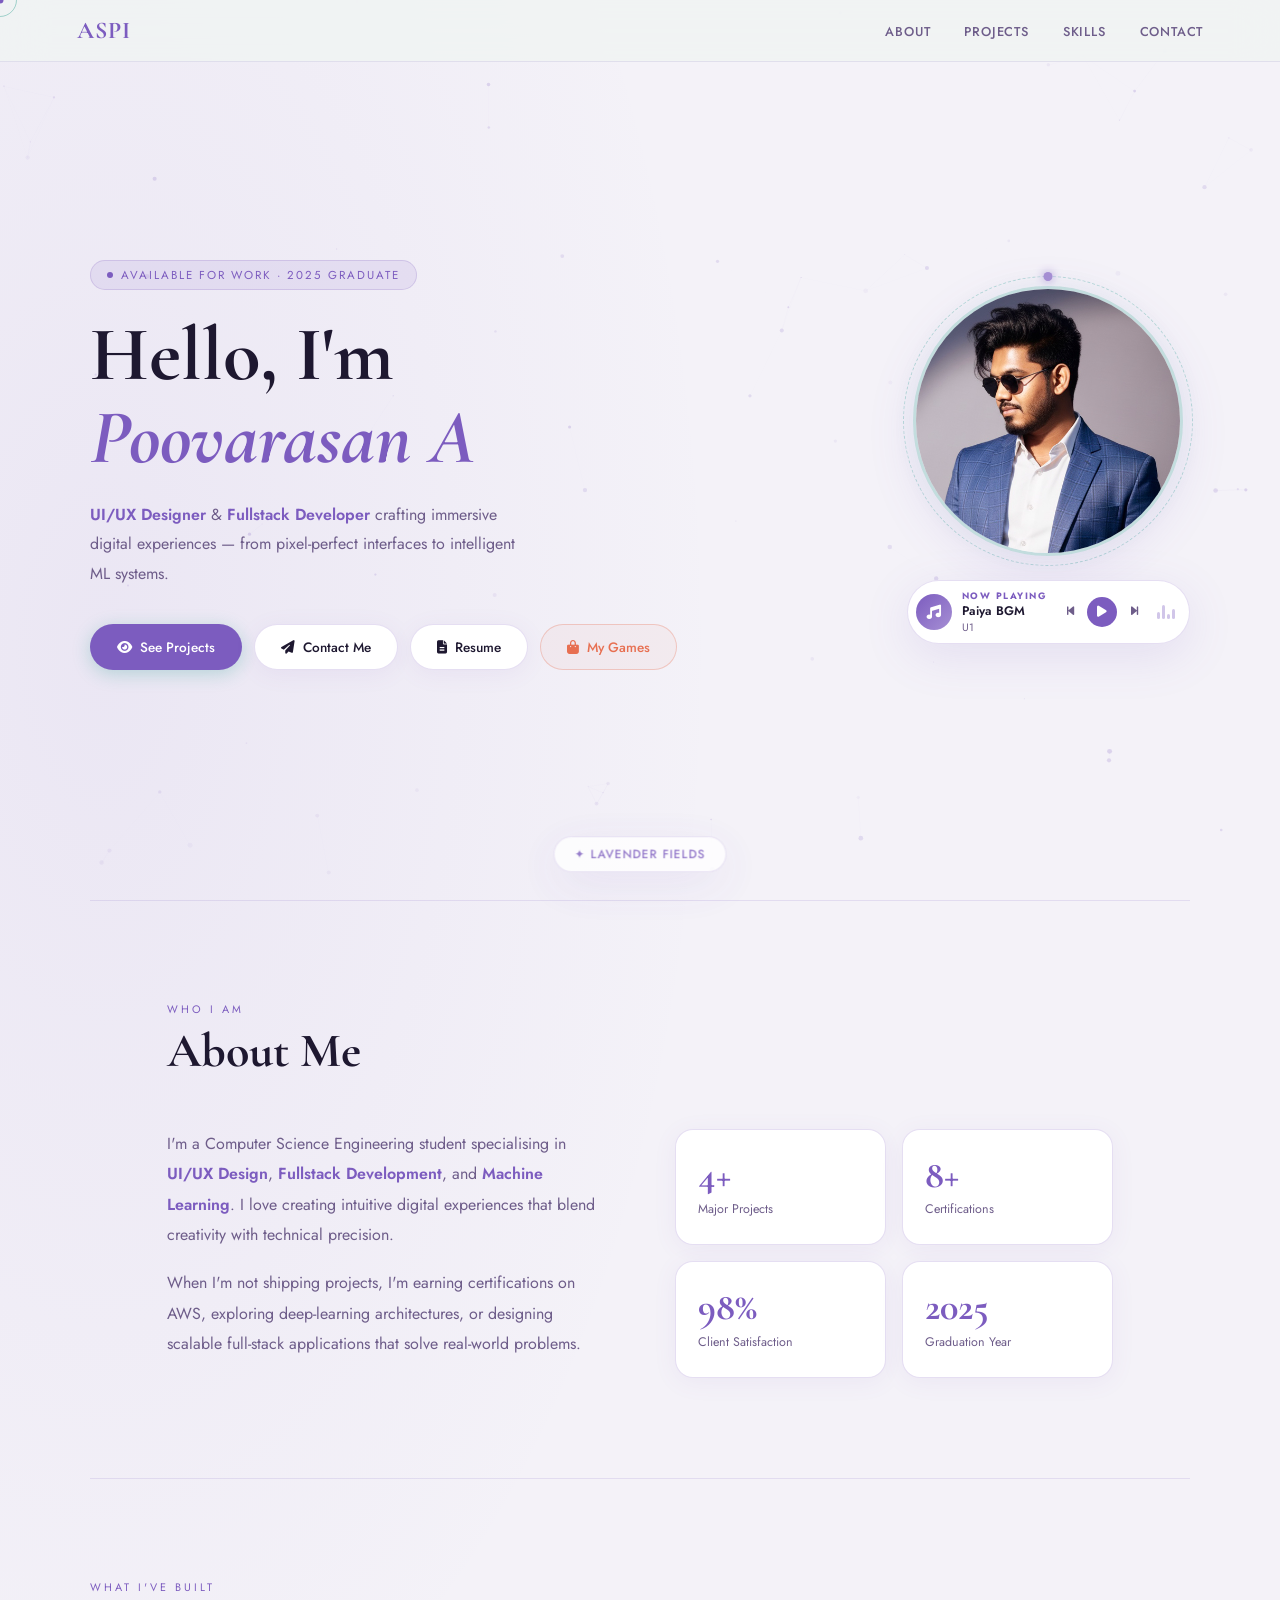
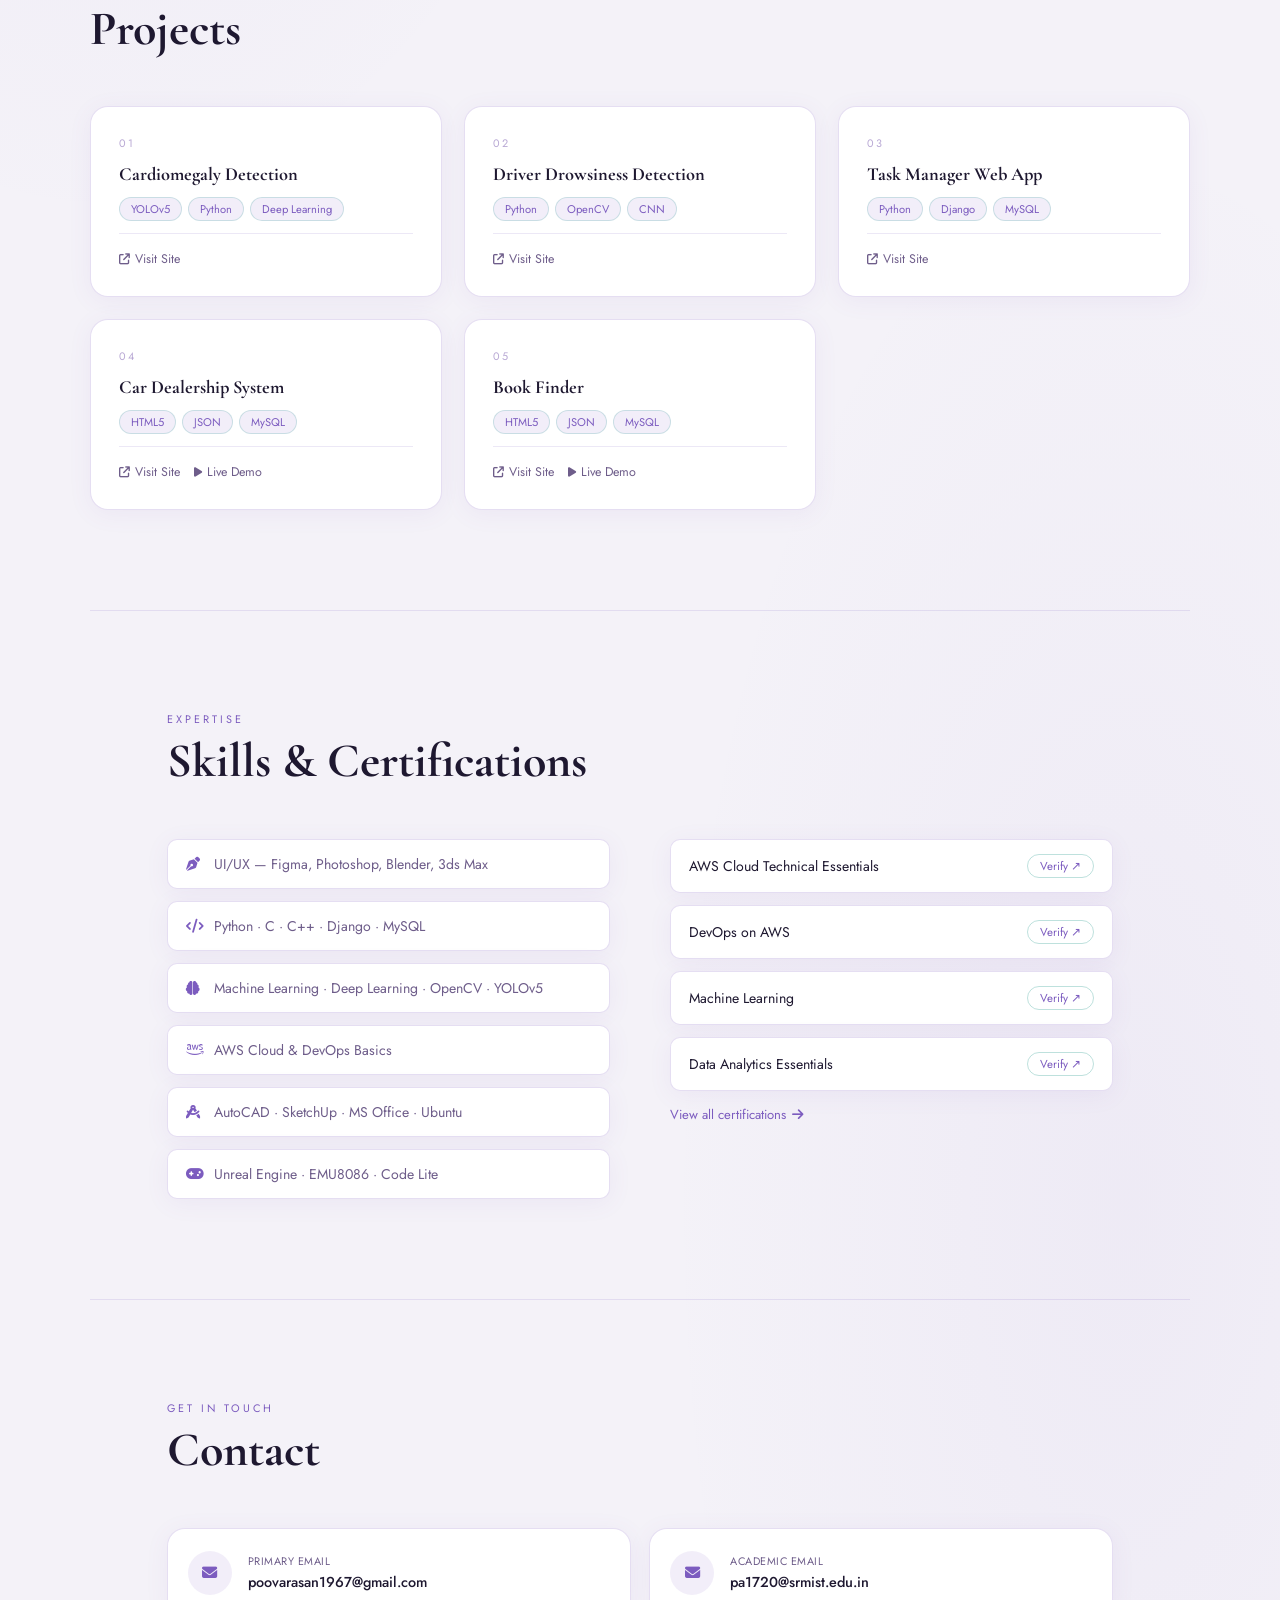
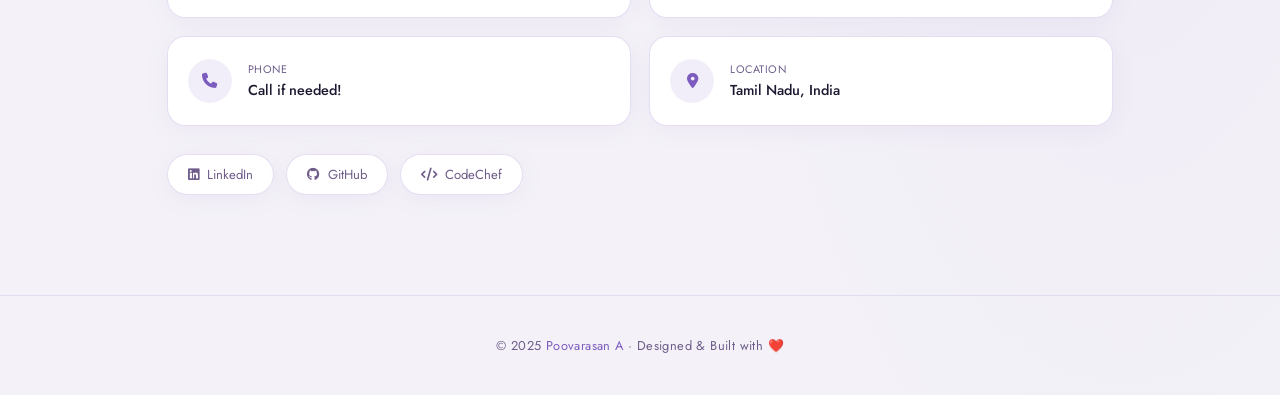
<file: index.html>
<!DOCTYPE html>
<html lang="en">
<head>
  <meta charset="UTF-8">
  <meta name="viewport" content="width=device-width, initial-scale=1.0">
  <title>Poovarasan A — Portfolio</title>
  <link rel="stylesheet" href="style.css">
  <!-- ✏️ FONTS — swap the Google Fonts URL to change typography -->
  <link rel="preconnect" href="https://fonts.googleapis.com">
  <link rel="preconnect" href="https://fonts.gstatic.com" crossorigin>
  <link href="https://fonts.googleapis.com/css2?family=Cormorant+Garamond:ital,wght@0,400;0,600;0,700;1,400;1,700&family=Jost:wght@300;400;500;600&display=swap" rel="stylesheet">
  <link rel="stylesheet" href="https://cdnjs.cloudflare.com/ajax/libs/font-awesome/6.5.0/css/all.min.css">
</head>
<body>

<!-- ════════ CURSOR ════════ -->
<div id="cursor-dot"></div>
<div id="cursor-ring"></div>

<!-- ════════ CANVAS BACKGROUND ════════ -->
<canvas id="bg-canvas"></canvas>

<div class="wrapper">

  <!-- ════════════════════════════════════
       NAV
       ✏️ Edit logo text and nav links here
  ════════════════════════════════════ -->
  <nav>
    <div class="nav-logo">ASPI</div>
    <ul class="nav-links">
      <li><a href="#about">About</a></li>
      <li><a href="#projects">Projects</a></li>
      <li><a href="#skills">Skills</a></li>
      <li><a href="#contact">Contact</a></li>
    </ul>
    <button class="hamburger" id="hamburger" aria-label="Menu">
      <span></span><span></span><span></span>
    </button>
  </nav>

  <!-- Mobile nav -->
  <div class="mobile-nav" id="mobile-nav">
    <a href="#about" class="nav-close-trigger">About</a>
    <a href="#projects" class="nav-close-trigger">Projects</a>
    <a href="#skills" class="nav-close-trigger">Skills</a>
    <a href="#contact" class="nav-close-trigger">Contact</a>
  </div>


  <!-- ════════════════════════════════════
       HERO
       ✏️ Edit name, subtitle, and buttons
  ════════════════════════════════════ -->
  <section class="hero" id="home">
    <div class="hero-inner">

      <!-- LEFT: Text -->
      <div class="hero-text">
        <!-- ✏️ Status tag text -->
        <div class="hero-tag">Available for Work · 2025 Graduate</div>

        <!-- ✏️ Your name -->
        <h2>Hello, I'm<br><em>Poovarasan A</em></h2>

        <!-- ✏️ Your short bio tagline -->
        <p class="hero-subtitle">
          <strong>UI/UX Designer</strong> &amp; <strong>Fullstack Developer</strong>
          crafting immersive digital experiences — from pixel-perfect interfaces to intelligent ML systems.
        </p>

        <!-- ✏️ Add/remove/edit buttons here -->
        <div class="hero-buttons">
          <a href="#projects" class="btn btn-primary">
            <i class="fa-solid fa-eye"></i> See Projects
          </a>
          <a href="#contact" class="btn btn-outline">
            <i class="fa-solid fa-paper-plane"></i> Contact Me
          </a>
          <a href="https://drive.google.com/file/d/1b_ZYGd5397AOEA_wgp77etfYa0byeIHC/view?usp=sharing"
             target="_blank" class="btn btn-outline">
            <i class="fa-solid fa-file-lines"></i> Resume
          </a>
          <a href="games.html"
             target="_blank" class="btn btn-coral">
            <i class="fa-solid fa-bag-shopping"></i> My Games
          </a>
        </div>
      </div>

      <!-- RIGHT: Photo + Music Player Notch -->
      <div class="hero-photo-col">
        <div class="hero-photo-wrap">
          <div class="photo-glow"></div>
          <div class="photo-ring"></div>
          <!-- ✏️ Replace placeholder.png with your actual photo filename -->
          <img src="placeholder.png" alt="Poovarasan A">
        </div>

        <!-- ════════ MUSIC PLAYER NOTCH ════════
             Sits centered below the photo.
             Controls are driven by player.js
             Edit the playlist in player.js
        ════════ -->
        <div class="music-notch" id="music-notch">
          <!-- Album art disc (spins when playing) -->
          <div class="notch-art" id="notch-art">
            <i class="fa-solid fa-music"></i>
          </div>

          <!-- Track info -->
          <div class="notch-info">
            <div class="notch-label">Now Playing</div>
            <div class="notch-track" id="notch-track">Loading…</div>
            <div class="notch-artist" id="notch-artist">—</div>
          </div>

          <!-- Controls -->
          <div class="notch-controls">
            <button class="notch-btn" id="btn-prev" title="Previous">
              <i class="fa-solid fa-backward-step"></i>
            </button>
            <button class="notch-btn play-btn" id="btn-play" title="Play / Pause">
              <i class="fa-solid fa-play" id="play-icon"></i>
            </button>
            <button class="notch-btn" id="btn-next" title="Next">
              <i class="fa-solid fa-forward-step"></i>
            </button>
          </div>

          <!-- EQ animation bars -->
          <div class="eq-bars paused" id="eq-bars">
            <div class="eq-bar"></div>
            <div class="eq-bar"></div>
            <div class="eq-bar"></div>
            <div class="eq-bar"></div>
          </div>
        </div><!-- end .music-notch -->

      </div><!-- end .hero-photo-col -->
    </div>
  </section><!-- end .hero -->

  <div class="divider"></div>

  <!-- ════════════════════════════════════
       ABOUT
       ✏️ Edit bio text and stats
  ════════════════════════════════════ -->
  <section id="about" class="section reveal">
    <div class="section-label">Who I Am</div>
    <h2 class="section-title">About Me</h2>
    <div class="about-grid">

      <!-- ✏️ Your bio paragraphs -->
      <div class="about-desc">
        <p>
          I'm a Computer Science Engineering student specialising in
          <strong>UI/UX Design</strong>, <strong>Fullstack Development</strong>,
          and <strong>Machine Learning</strong>. I love creating intuitive digital
          experiences that blend creativity with technical precision.
        </p>
        <p>
          When I'm not shipping projects, I'm earning certifications on AWS,
          exploring deep-learning architectures, or designing scalable full-stack
          applications that solve real-world problems.
        </p>
      </div>

      <!-- ✏️ Change the numbers and labels below -->
      <div class="stats-grid">
        <div class="stat-card">
          <div class="stat-number">4+</div>
          <div class="stat-label">Major Projects</div>
        </div>
        <div class="stat-card">
          <div class="stat-number">8+</div>
          <div class="stat-label">Certifications</div>
        </div>
        <div class="stat-card">
          <div class="stat-number">98%</div>
          <div class="stat-label">Client Satisfaction</div>
        </div>
        <div class="stat-card">
          <div class="stat-number">2025</div>
          <div class="stat-label">Graduation Year</div>
        </div>
      </div>

    </div>
  </section>

  <div class="divider"></div>

  <!-- ════════════════════════════════════
       PROJECTS
       ✏️ Duplicate a .project-card block
          to add a new project.
  ════════════════════════════════════ -->
  <section id="projects" class="section-wide reveal">
    <div class="inner">
      <div class="section-label">What I've Built</div>
      <h2 class="section-title">Projects</h2>
      <div class="projects-grid">

        <!-- PROJECT 1 -->
        <div class="project-card">
          <div class="project-num">01</div>
          <div class="project-title">Cardiomegaly Detection</div>
          <div class="project-tech">
            <span class="tag">YOLOv5</span>
            <span class="tag">Python</span>
            <span class="tag">Deep Learning</span>
          </div>
          <div class="project-links">
            <a href="mainkk.html" class="link-btn">
              <i class="fa-solid fa-arrow-up-right-from-square"></i> Visit Site
            </a>
          </div>
        </div>

        <!-- PROJECT 2 -->
        <div class="project-card">
          <div class="project-num">02</div>
          <div class="project-title">Driver Drowsiness Detection</div>
          <div class="project-tech">
            <span class="tag">Python</span>
            <span class="tag">OpenCV</span>
            <span class="tag">CNN</span>
          </div>
          <div class="project-links">
            <a href="mainkk.html" class="link-btn">
              <i class="fa-solid fa-arrow-up-right-from-square"></i> Visit Site
            </a>
          </div>
        </div>

        <!-- PROJECT 3 -->
        <div class="project-card">
          <div class="project-num">03</div>
          <div class="project-title">Task Manager Web App</div>
          <div class="project-tech">
            <span class="tag">Python</span>
            <span class="tag">Django</span>
            <span class="tag">MySQL</span>
          </div>
          <div class="project-links">
            <a href="mainkk.html" class="link-btn">
              <i class="fa-solid fa-arrow-up-right-from-square"></i> Visit Site
            </a>
          </div>
        </div>

        <!-- PROJECT 4 -->
        <div class="project-card">
          <div class="project-num">04</div>
          <div class="project-title">Car Dealership System</div>
          <div class="project-tech">
            <span class="tag">HTML5</span>
            <span class="tag">JSON</span>
            <span class="tag">MySQL</span>
          </div>
          <div class="project-links">
            <a href="mainkk.html" class="link-btn">
              <i class="fa-solid fa-arrow-up-right-from-square"></i> Visit Site
            </a>
            <a href="https://cardealership-website.netlify.app" target="_blank" class="link-btn">
              <i class="fa-solid fa-play"></i> Live Demo
            </a>
          </div>
        </div>

        <!-- PROJECT 5 -->
        <div class="project-card">
          <div class="project-num">05</div>
          <div class="project-title">Book Finder</div>
          <div class="project-tech">
            <span class="tag">HTML5</span>
            <span class="tag">JSON</span>
            <span class="tag">MySQL</span>
          </div>
          <div class="project-links">
            <a href="mainkk.html" class="link-btn">
              <i class="fa-solid fa-arrow-up-right-from-square"></i> Visit Site
            </a>
            <a href="https://book-finder-poo.netlify.app" target="_blank" class="link-btn">
              <i class="fa-solid fa-play"></i> Live Demo
            </a>
          </div>
        </div>

      </div><!-- end .projects-grid -->
    </div>
  </section>

  <div class="divider"></div>

  <!-- ════════════════════════════════════
       SKILLS & CERTIFICATIONS
       ✏️ Edit skill items and cert rows
  ════════════════════════════════════ -->
  <section id="skills" class="section reveal">
    <div class="section-label">Expertise</div>
    <h2 class="section-title">Skills &amp; Certifications</h2>
    <div class="two-col">

      <!-- Skills list — ✏️ edit or add <li class="skill-item"> rows -->
      <ul class="skill-list">
        <li class="skill-item"><i class="fa-solid fa-pen-nib"></i> UI/UX — Figma, Photoshop, Blender, 3ds Max</li>
        <li class="skill-item"><i class="fa-solid fa-code"></i> Python · C · C++ · Django · MySQL</li>
        <li class="skill-item"><i class="fa-solid fa-brain"></i> Machine Learning · Deep Learning · OpenCV · YOLOv5</li>
        <li class="skill-item"><i class="fa-brands fa-aws"></i> AWS Cloud &amp; DevOps Basics</li>
        <li class="skill-item"><i class="fa-solid fa-drafting-compass"></i> AutoCAD · SketchUp · MS Office · Ubuntu</li>
        <li class="skill-item"><i class="fa-solid fa-gamepad"></i> Unreal Engine · EMU8086 · Code Lite</li>
      </ul>

      <!-- Certs — ✏️ edit or add <li class="cert-item"> rows -->
      <div>
        <ul class="cert-list">
          <li class="cert-item">
            <span class="cert-name">AWS Cloud Technical Essentials</span>
            <a href="https://coursera.org/verify/LZ3JGMPPCA27" target="_blank" class="cert-verify">Verify ↗</a>
          </li>
          <li class="cert-item">
            <span class="cert-name">DevOps on AWS</span>
            <a href="https://coursera.org/share/f6164cb7ff39686835779f38a78fcce1" target="_blank" class="cert-verify">Verify ↗</a>
          </li>
          <li class="cert-item">
            <span class="cert-name">Machine Learning</span>
            <a href="https://coursera.org/share/5c6785c06e589ce1c5b36b9f63b23095" target="_blank" class="cert-verify">Verify ↗</a>
          </li>
          <li class="cert-item">
            <span class="cert-name">Data Analytics Essentials</span>
            <a href="https://www.credly.com/badges/62de3a8a-c058-4ba1-8394-103b81471932" target="_blank" class="cert-verify">Verify ↗</a>
          </li>
        </ul>
        <a href="https://www.coursera.org/user/1fcb831958a7c45539bd9a6c69afa0b9"
           target="_blank" class="more-link">
          View all certifications <i class="fa-solid fa-arrow-right"></i>
        </a>
      </div>

    </div>
  </section>

  <div class="divider"></div>

  <!-- ════════════════════════════════════
       CONTACT
       ✏️ Edit email, phone, social links
  ════════════════════════════════════ -->
  <section id="contact" class="section reveal">
    <div class="section-label">Get In Touch</div>
    <h2 class="section-title">Contact</h2>

    <div class="contact-grid">
      <a href="mailto:poovarasan1967@gmail.com" class="contact-card">
        <div class="contact-icon"><i class="fa-solid fa-envelope"></i></div>
        <div>
          <div class="contact-label">Primary Email</div>
          <div class="contact-value">poovarasan1967@gmail.com</div>
        </div>
      </a>
      <a href="mailto:pa1720@srmist.edu.in" class="contact-card">
        <div class="contact-icon"><i class="fa-solid fa-envelope"></i></div>
        <div>
          <div class="contact-label">Academic Email</div>
          <div class="contact-value">pa1720@srmist.edu.in</div>
        </div>
      </a>
      <a href="tel:+917339392143" class="contact-card">
        <div class="contact-icon"><i class="fa-solid fa-phone"></i></div>
        <div>
          <div class="contact-label">Phone</div>
          <div class="contact-value">Call if needed!</div>
        </div>
      </a>
      <div class="contact-card">
        <div class="contact-icon"><i class="fa-solid fa-location-dot"></i></div>
        <div>
          <!-- ✏️ Change location -->
          <div class="contact-label">Location</div>
          <div class="contact-value">Tamil Nadu, India</div>
        </div>
      </div>
    </div>

    <!-- ✏️ Add/remove social links -->
    <div class="social-row">
      <a href="https://www.linkedin.com/in/poovarasan-arulganesh" target="_blank" class="social-btn">
        <i class="fa-brands fa-linkedin"></i> LinkedIn
      </a>
      <a href="https://github.com/pa1720" target="_blank" class="social-btn">
        <i class="fa-brands fa-github"></i> GitHub
      </a>
      <a href="https://www.codechef.com/users/srmsci_68" target="_blank" class="social-btn">
        <i class="fa-solid fa-code"></i> CodeChef
      </a>
    </div>
  </section>

  <!-- ════════════════ FOOTER ════════════════ -->
  <footer>
    <p>© 2025 <span>Poovarasan A</span> · Designed &amp; Built with ❤️</p>
  </footer>

</div><!-- end .wrapper -->

<!-- ════════ SCRIPTS ════════ -->
<script src="player.js"></script>
<script src="main.js"></script>

</body>
</html>
</file>
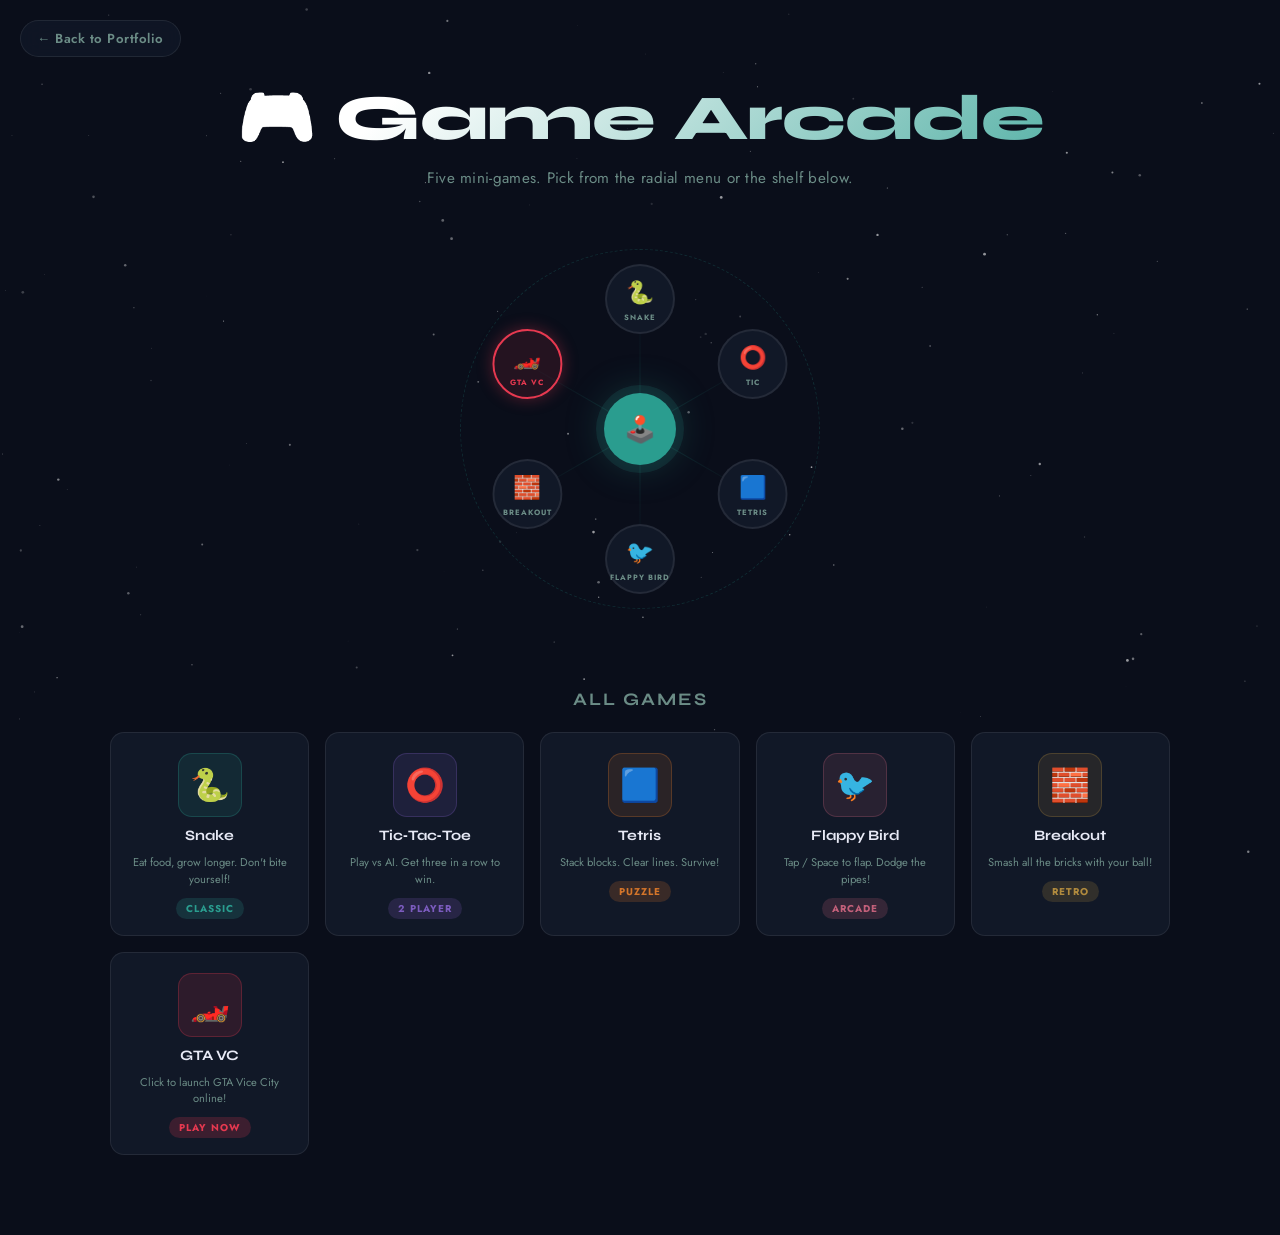
<file: games.html>
<!DOCTYPE html>
<html lang="en">
<head>
<meta charset="UTF-8">
<meta name="viewport" content="width=device-width, initial-scale=1.0, user-scalable=no">
<title>Game Arcade — Poovarasan</title>
<link rel="preconnect" href="https://fonts.googleapis.com">
<link rel="preconnect" href="https://fonts.gstatic.com" crossorigin>
<link href="https://fonts.googleapis.com/css2?family=Syne:wght@700;800&family=Jost:wght@400;500;600&display=swap" rel="stylesheet">
<style>
/* ═══════════════════════════════
   ROOT VARS
═══════════════════════════════ */
:root {
  --bg:      #0a0e1a;
  --card:    #111827;
  --border:  rgba(255,255,255,0.08);
  --accent:  #2a9d8f;
  --text:    #e8eaf6;
  --muted:   #6b8c86;
  --radius:  18px;
  --font-h:  'Syne', sans-serif;
  --font-b:  'Jost', sans-serif;
}
*,*::before,*::after{margin:0;padding:0;box-sizing:border-box;}
html{scroll-behavior:smooth;}
body{font-family:var(--font-b);background:var(--bg);color:var(--text);overflow-x:hidden;min-height:100vh;}
a{color:inherit;text-decoration:none;}
button{font-family:var(--font-b);}

/* ═══════════════════════════════
   STARFIELD BG
═══════════════════════════════ */
#stars{position:fixed;inset:0;z-index:0;pointer-events:none;}

/* ═══════════════════════════════
   BACK LINK
═══════════════════════════════ */
.back-btn{
  position:fixed;top:20px;left:20px;z-index:200;
  display:inline-flex;align-items:center;gap:8px;
  font-size:.82rem;font-weight:600;letter-spacing:.5px;
  color:var(--muted);
  background:rgba(17,24,39,0.8);
  border:1px solid var(--border);
  padding:8px 16px;border-radius:30px;
  backdrop-filter:blur(12px);
  transition:color .2s,border-color .2s,transform .2s;
}
.back-btn:hover{color:var(--accent);border-color:var(--accent);transform:translateX(-3px);}

/* ═══════════════════════════════
   PAGE HEADER
═══════════════════════════════ */
.page-header{
  position:relative;z-index:1;
  text-align:center;
  padding:80px 20px 40px;
}
.page-header h1{
  font-family:var(--font-h);
  font-size:clamp(2rem,6vw,4rem);
  font-weight:800;letter-spacing:-1px;
  background:linear-gradient(135deg,#fff 30%,var(--accent));
  -webkit-background-clip:text;-webkit-text-fill-color:transparent;
}
.page-header p{
  font-size:.95rem;color:var(--muted);margin-top:10px;letter-spacing:.3px;
}

/* ═══════════════════════════════
   RADIAL MENU
═══════════════════════════════ */
.radial-wrap{
  position:relative;z-index:1;
  display:flex;flex-direction:column;align-items:center;
  margin:20px auto 60px;
}
.radial-container{
  position:relative;
  width:360px;height:360px;
}
/* center pulse ring */
.radial-center{
  position:absolute;top:50%;left:50%;
  transform:translate(-50%,-50%);
  width:72px;height:72px;
  background:var(--accent);
  border-radius:50%;
  display:flex;align-items:center;justify-content:center;
  font-size:1.6rem;color:#fff;
  box-shadow:0 0 0 8px rgba(42,157,143,0.15),0 0 40px rgba(42,157,143,0.3);
  z-index:3;
  animation:pulse-center 3s ease-in-out infinite;
  cursor:default;
}
@keyframes pulse-center{
  0%,100%{box-shadow:0 0 0 8px rgba(42,157,143,0.15),0 0 40px rgba(42,157,143,0.3);}
  50%{box-shadow:0 0 0 16px rgba(42,157,143,0.08),0 0 60px rgba(42,157,143,0.4);}
}
/* orbit ring */
.radial-orbit{
  position:absolute;inset:0;border-radius:50%;
  border:1px dashed rgba(42,157,143,0.2);
  animation:spin-orbit 40s linear infinite;
}
/* each game spoke button */
.radial-item{
  position:absolute;
  top:50%;left:50%;
  width:70px;height:70px;
  margin:-35px 0 0 -35px;
  border-radius:50%;
  background:var(--card);
  border:2px solid var(--border);
  display:flex;flex-direction:column;align-items:center;justify-content:center;
  gap:4px;
  cursor:pointer;
  transition:transform .25s,border-color .25s,box-shadow .25s,background .25s;
  z-index:2;
}
.radial-item:hover,.radial-item.active{
  background:rgba(42,157,143,0.12);
  border-color:var(--accent);
  box-shadow:0 0 20px rgba(42,157,143,0.3);
  transform:translate(var(--tx),var(--ty)) scale(1.15) !important;
}
.radial-item .ri-icon{font-size:1.4rem;}
.radial-item .ri-label{
  font-size:.48rem;font-weight:700;letter-spacing:1px;
  text-transform:uppercase;color:var(--muted);
  transition:color .2s;
}
.radial-item:hover .ri-label,.radial-item.active .ri-label{color:var(--accent);}

/* connector lines from center to items */
.radial-line{
  position:absolute;top:50%;left:50%;
  height:1px;
  background:linear-gradient(90deg,rgba(42,157,143,0.4),transparent);
  transform-origin:left center;
  pointer-events:none;z-index:1;
}
@keyframes spin-orbit{from{transform:rotate(0)}to{transform:rotate(360deg)}}

/* GTA VC special item */
.radial-item[data-id="gtavc"]{
  border-color:#e63950;
  background:rgba(230,57,80,0.12);
  box-shadow:0 0 16px rgba(230,57,80,0.35);
  animation:gta-pulse 2s ease-in-out infinite;
}
.radial-item[data-id="gtavc"] .ri-label{color:#e63950;}
@keyframes gta-pulse{
  0%,100%{box-shadow:0 0 16px rgba(230,57,80,0.35);}
  50%{box-shadow:0 0 28px rgba(230,57,80,0.65);}
}

/* ═══════════════════════════════
   GAME VIEWPORT
═══════════════════════════════ */
.game-viewport{
  position:relative;z-index:1;
  max-width:520px;width:calc(100% - 40px);
  margin:0 auto 60px;
  background:var(--card);
  border:1px solid var(--border);
  border-radius:var(--radius);
  overflow:hidden;
  box-shadow:0 20px 60px rgba(0,0,0,0.5);
  display:none;
}
.game-viewport.active{display:block;}

.game-topbar{
  display:flex;align-items:center;justify-content:space-between;
  padding:12px 18px;
  border-bottom:1px solid var(--border);
  background:rgba(0,0,0,0.2);
}
.game-topbar-title{
  font-family:var(--font-h);font-size:.95rem;font-weight:700;
  color:var(--accent);
}
.game-score{font-size:.8rem;color:var(--muted);}
.game-score span{color:var(--text);font-weight:600;}
.game-restart{
  background:none;border:1px solid var(--border);
  color:var(--muted);font-size:.75rem;padding:4px 12px;
  border-radius:20px;cursor:pointer;
  transition:color .2s,border-color .2s;
}
.game-restart:hover{color:var(--accent);border-color:var(--accent);}

.game-canvas-wrap{
  position:relative;
  background:#060a12;
}
.game-canvas-wrap canvas{display:block;width:100%;}

.game-overlay{
  position:absolute;inset:0;
  display:flex;flex-direction:column;align-items:center;justify-content:center;
  gap:16px;
  background:rgba(6,10,18,0.85);
  backdrop-filter:blur(4px);
  z-index:10;
}
.game-overlay h2{
  font-family:var(--font-h);font-size:1.6rem;font-weight:800;
  color:#fff;text-align:center;
}
.game-overlay p{font-size:.85rem;color:var(--muted);text-align:center;max-width:260px;}
.overlay-btn{
  background:var(--accent);color:#fff;
  border:none;padding:12px 32px;border-radius:30px;
  font-family:var(--font-b);font-size:.9rem;font-weight:600;
  cursor:pointer;transition:background .2s,transform .2s;
}
.overlay-btn:hover{background:#52b5a8;transform:scale(1.04);}
.game-controls-hint{
  padding:10px 18px;font-size:.72rem;color:var(--muted);
  text-align:center;border-top:1px solid var(--border);
  line-height:1.6;
}
/* Mobile touch controls */
.touch-controls{
  display:none;
  grid-template-columns:repeat(3,1fr);gap:8px;
  padding:12px;border-top:1px solid var(--border);
}
.touch-controls.show{display:grid;}
.t-btn{
  background:rgba(42,157,143,0.1);
  border:1px solid rgba(42,157,143,0.25);
  color:var(--text);font-size:1.2rem;
  padding:14px;border-radius:10px;
  cursor:pointer;transition:background .15s;
  -webkit-tap-highlight-color:transparent;
  user-select:none;
}
.t-btn:active{background:rgba(42,157,143,0.3);}
.t-btn.empty{background:transparent;border-color:transparent;pointer-events:none;}

/* ═══════════════════════════════
   GAME CARDS SHELF (bottom)
═══════════════════════════════ */
.shelf-section{
  position:relative;z-index:1;
  padding:20px 20px 80px;
  max-width:1100px;margin:0 auto;
}
.shelf-title{
  font-family:var(--font-h);font-size:1.1rem;font-weight:700;
  color:var(--muted);letter-spacing:2px;text-transform:uppercase;
  margin-bottom:22px;text-align:center;
}
.shelf-grid{
  display:grid;
  grid-template-columns:repeat(auto-fill,minmax(170px,1fr));
  gap:16px;
}
.shelf-card{
  background:var(--card);
  border:1px solid var(--border);
  border-radius:14px;
  padding:20px 16px 16px;
  display:flex;flex-direction:column;align-items:center;gap:10px;
  cursor:pointer;
  transition:transform .22s,border-color .22s,box-shadow .22s;
  position:relative;overflow:hidden;
}
.shelf-card::before{
  content:'';position:absolute;inset:0;
  background:linear-gradient(135deg,rgba(42,157,143,0.08),transparent);
  opacity:0;transition:opacity .25s;
}
.shelf-card:hover{transform:translateY(-6px);border-color:var(--accent);box-shadow:0 16px 40px rgba(0,0,0,0.4);}
.shelf-card:hover::before{opacity:1;}
.shelf-card.active-card{border-color:var(--accent);box-shadow:0 0 0 2px var(--accent);}
.shelf-logo{
  width:64px;height:64px;border-radius:14px;
  display:flex;align-items:center;justify-content:center;
  font-size:2rem;
}
.shelf-game-name{
  font-family:var(--font-h);font-size:.9rem;font-weight:700;
  color:var(--text);text-align:center;
}
.shelf-game-desc{
  font-size:.7rem;color:var(--muted);text-align:center;line-height:1.5;
}
.shelf-badge{
  font-size:.62rem;font-weight:700;letter-spacing:1px;
  text-transform:uppercase;padding:3px 10px;
  border-radius:20px;color:#fff;
}

/* ═══════════════════════════════
   RESPONSIVE
═══════════════════════════════ */
@media(max-width:500px){
  .radial-container{width:300px;height:300px;}
  .radial-center{width:60px;height:60px;font-size:1.3rem;}
  .radial-item{width:58px;height:58px;margin:-29px 0 0 -29px;}
  .radial-item .ri-icon{font-size:1.2rem;}
  .shelf-grid{grid-template-columns:repeat(2,1fr);}
}
@media(max-width:360px){
  .radial-container{width:260px;height:260px;}
}
</style>
</head>
<body>

<canvas id="stars"></canvas>

<a href="index.html" class="back-btn">← Back to Portfolio</a>

<!-- ═══ HEADER ═══ -->
<div class="page-header">
  <h1>🎮 Game Arcade</h1>
  <p>Five mini-games. Pick from the radial menu or the shelf below.</p>
</div>

<!-- ═══ RADIAL MENU ═══ -->
<div class="radial-wrap">
  <div class="radial-container" id="radialContainer">
    <div class="radial-orbit"></div>
    <!-- Lines drawn by JS -->
    <!-- Center -->
    <div class="radial-center">🕹️</div>
    <!-- Items placed by JS -->
  </div>
</div>

<!-- ═══ GAME VIEWPORT ═══ -->
<div class="game-viewport" id="gameViewport">
  <div class="game-topbar">
    <div class="game-topbar-title" id="gameTitle">Game</div>
    <div class="game-score">Score: <span id="scoreDisplay">0</span></div>
    <button class="game-restart" id="restartBtn">↺ Restart</button>
  </div>
  <div class="game-canvas-wrap">
    <canvas id="gameCanvas"></canvas>
    <div class="game-overlay" id="gameOverlay">
      <h2 id="overlayTitle">Choose a Game</h2>
      <p id="overlayMsg">Pick from the radial menu or the shelf below to start playing!</p>
      <button class="overlay-btn" id="overlayBtn" style="display:none">Play</button>
    </div>
  </div>
  <div class="game-controls-hint" id="controlsHint"></div>
  <!-- Touch d-pad (shown on mobile) -->
  <div class="touch-controls" id="touchControls">
    <div class="t-btn empty"></div>
    <button class="t-btn" id="tc-up">▲</button>
    <div class="t-btn empty"></div>
    <button class="t-btn" id="tc-left">◀</button>
    <button class="t-btn" id="tc-down">▼</button>
    <button class="t-btn" id="tc-right">▶</button>
  </div>
</div>

<!-- ═══ SHELF CARDS ═══ -->
<div class="shelf-section">
  <div class="shelf-title">All Games</div>
  <div class="shelf-grid" id="shelfGrid"></div>
</div>

<script>
/* ═══════════════════════════════════════════════
   GAME DEFINITIONS
═══════════════════════════════════════════════ */
const GAMES = [
  {
    id:'snake', name:'Snake', emoji:'🐍',
    desc:'Eat food, grow longer. Don\'t bite yourself!',
    color:'#2a9d8f', badge:'Classic',badgeColor:'#2a9d8f',
    controls:'Arrow Keys / WASD · Swipe on mobile',
    hasDpad:true
  },
  {
    id:'tictactoe', name:'Tic‑Tac‑Toe', emoji:'⭕',
    desc:'Play vs AI. Get three in a row to win.',
    color:'#7c5cbf', badge:'2 Player',badgeColor:'#7c5cbf',
    controls:'Click / Tap a cell',
    hasDpad:false
  },
  {
    id:'tetris', name:'Tetris', emoji:'🟦',
    desc:'Stack blocks. Clear lines. Survive!',
    color:'#d4752a', badge:'Puzzle',badgeColor:'#d4752a',
    controls:'← → ↓ move · ↑ rotate · Space drop · Swipe on mobile',
    hasDpad:true
  },
  {
    id:'flappy', name:'Flappy Bird', emoji:'🐦',
    desc:'Tap / Space to flap. Dodge the pipes!',
    color:'#c2607a', badge:'Arcade',badgeColor:'#c2607a',
    controls:'Space / Click / Tap to flap',
    hasDpad:false
  },
  {
    id:'breakout', name:'Breakout', emoji:'🧱',
    desc:'Smash all the bricks with your ball!',
    color:'#b08a3e', badge:'Retro',badgeColor:'#b08a3e',
    controls:'← → Arrow Keys · Drag paddle on mobile',
    hasDpad:false
  },
  {
    id:'gtavc', name:'GTA VC', emoji:'🏎️',
    desc:'Click to launch GTA Vice City online!',
    color:'#e63950', badge:'Play Now',badgeColor:'#e63950',
    controls:'Click the logo to open the game in a new tab',
    hasDpad:false,
    externalUrl:'https://vc.quenq.com'
  }
];

/* ═══════════════════════════════════════════════
   STARFIELD
═══════════════════════════════════════════════ */
(function(){
  const c=document.getElementById('stars');
  const ctx=c.getContext('2d');
  let W,H,stars=[];
  function resize(){W=c.width=window.innerWidth;H=c.height=window.innerHeight;}
  window.addEventListener('resize',resize);resize();
  for(let i=0;i<160;i++)stars.push({x:Math.random()*1e4,y:Math.random()*1e4,r:Math.random()*1.2+.2,a:Math.random()*.5+.1,s:Math.random()*.3+.05});
  function draw(){
    ctx.clearRect(0,0,W,H);
    stars.forEach(s=>{
      s.x-=s.s;if(s.x<0)s.x=W;
      ctx.save();ctx.globalAlpha=s.a;ctx.fillStyle='#fff';
      ctx.beginPath();ctx.arc(s.x%W,s.y%H,s.r,0,Math.PI*2);ctx.fill();ctx.restore();
    });
    requestAnimationFrame(draw);
  }
  draw();
})();

/* ═══════════════════════════════════════════════
   BUILD RADIAL MENU
═══════════════════════════════════════════════ */
(function(){
  const container=document.getElementById('radialContainer');
  const n=GAMES.length;
  const R=130; // orbit radius

  GAMES.forEach((g,i)=>{
    const angle=(i/n)*Math.PI*2 - Math.PI/2;
    const tx=Math.cos(angle)*R;
    const ty=Math.sin(angle)*R;

    // connector line
    const line=document.createElement('div');
    line.className='radial-line';
    const len=R;
    line.style.cssText=`width:${len}px;transform:rotate(${angle}rad);opacity:.5;`;
    container.appendChild(line);

    // item button
    const item=document.createElement('div');
    item.className='radial-item';
    item.dataset.id=g.id;
    item.style.cssText=`--tx:${tx}px;--ty:${ty}px;transform:translate(${tx}px,${ty}px);`;
    item.innerHTML=`<span class="ri-icon">${g.emoji}</span><span class="ri-label">${g.name.split('‑')[0]}</span>`;
    item.addEventListener('click',()=>loadGame(g.id));
    container.appendChild(item);
  });
})();

/* ═══════════════════════════════════════════════
   BUILD SHELF CARDS
═══════════════════════════════════════════════ */
(function(){
  const grid=document.getElementById('shelfGrid');
  GAMES.forEach(g=>{
    const card=document.createElement('div');
    card.className='shelf-card';
    card.dataset.id=g.id;
    card.innerHTML=`
      <div class="shelf-logo" style="background:${g.color}22;border:1px solid ${g.color}44">${g.emoji}</div>
      <div class="shelf-game-name">${g.name}</div>
      <div class="shelf-game-desc">${g.desc}</div>
      <span class="shelf-badge" style="background:${g.badgeColor}33;color:${g.badgeColor}">${g.badge}</span>
    `;
    card.addEventListener('click',()=>loadGame(g.id));
    grid.appendChild(card);
  });
})();

/* ═══════════════════════════════════════════════
   GAME ENGINE CORE
═══════════════════════════════════════════════ */
const canvas=document.getElementById('gameCanvas');
const ctx=canvas.getContext('2d');
let currentGame=null, score=0, animFrame=null;
let gameOver=false, gameStarted=false;

const viewport=document.getElementById('gameViewport');
const overlay=document.getElementById('gameOverlay');
const overlayTitle=document.getElementById('overlayTitle');
const overlayMsg=document.getElementById('overlayMsg');
const overlayBtn=document.getElementById('overlayBtn');
const scoreDisplay=document.getElementById('scoreDisplay');
const gameTitle=document.getElementById('gameTitle');
const controlsHint=document.getElementById('controlsHint');
const touchControls=document.getElementById('touchControls');

function setScore(n){score=n;scoreDisplay.textContent=n;}

function showOverlay(title,msg,btnText){
  overlay.style.display='flex';
  overlayTitle.textContent=title;
  overlayMsg.textContent=msg;
  if(btnText){overlayBtn.style.display='block';overlayBtn.textContent=btnText;}
  else overlayBtn.style.display='none';
}
function hideOverlay(){overlay.style.display='none';}

function loadGame(id){
  const gDef=GAMES.find(x=>x.id===id);
  if(gDef && gDef.externalUrl){
    // Flash the item then redirect
    document.querySelectorAll('.radial-item,.shelf-card').forEach(el=>{
      if(el.dataset.id===id) el.classList.add('active','active-card');
    });
    setTimeout(()=>window.open(gDef.externalUrl,'_blank'),120);
    return;
  }
  if(animFrame)cancelAnimationFrame(animFrame);
  currentGame=id;
  gameOver=false; gameStarted=false;
  setScore(0);

  const g=GAMES.find(x=>x.id===id);
  gameTitle.textContent=g.name;
  controlsHint.textContent=g.controls;

  // radial highlight
  document.querySelectorAll('.radial-item').forEach(el=>el.classList.toggle('active',el.dataset.id===id));
  document.querySelectorAll('.shelf-card').forEach(el=>el.classList.toggle('active-card',el.dataset.id===id));

  // touch d-pad
  touchControls.classList.toggle('show', g.hasDpad && isMobile());

  viewport.classList.add('active');
  viewport.scrollIntoView({behavior:'smooth',block:'center'});

  // canvas size
  const W=Math.min(520, window.innerWidth-40);
  canvas.width=W; canvas.height= id==='tictactoe' ? W : Math.min(W,420);

  // load specific game
  if(id==='snake')     initSnake();
  else if(id==='tictactoe') initTTT();
  else if(id==='tetris')    initTetris();
  else if(id==='flappy')    initFlappy();
  else if(id==='breakout')  initBreakout();
}

function isMobile(){return window.innerWidth<600 || ('ontouchstart' in window);}

document.getElementById('restartBtn').addEventListener('click',()=>{if(currentGame)loadGame(currentGame);});
overlayBtn.addEventListener('click',()=>{if(currentGame)loadGame(currentGame);});

/* ═══════════════════════════════════════════════
   GAME 1 — SNAKE
═══════════════════════════════════════════════ */
function initSnake(){
  const W=canvas.width, H=canvas.height;
  const SZ=Math.floor(W/20); // cell size
  const COLS=Math.floor(W/SZ), ROWS=Math.floor(H/SZ);
  let snake=[{x:10,y:10}], dir={x:1,y:0}, nextDir={x:1,y:0};
  let food=spawnFood(), running=true;

  showOverlay('🐍 Snake','Arrow keys or swipe to move. Eat the food, avoid the walls!','Start Game');
  overlayBtn.onclick=()=>{hideOverlay();gameStarted=true;loop();};

  function spawnFood(){
    let f;
    do{f={x:Math.floor(Math.random()*COLS),y:Math.floor(Math.random()*ROWS)};}
    while(snake.some(s=>s.x===f.x&&s.y===f.y));
    return f;
  }

  function loop(){
    if(!running)return;
    animFrame=setTimeout(()=>{requestAnimationFrame(loop);},120);
    dir=nextDir;
    const head={x:snake[0].x+dir.x, y:snake[0].y+dir.y};
    if(head.x<0||head.x>=COLS||head.y<0||head.y>=ROWS||snake.some(s=>s.x===head.x&&s.y===head.y)){
      running=false;
      showOverlay('Game Over 💀',`Score: ${score}`,'Play Again');
      return;
    }
    snake.unshift(head);
    if(head.x===food.x&&head.y===food.y){setScore(score+10);food=spawnFood();}
    else snake.pop();
    draw();
  }

  function draw(){
    ctx.fillStyle='#060a12'; ctx.fillRect(0,0,W,H);
    // grid dots
    ctx.fillStyle='rgba(255,255,255,0.03)';
    for(let r=0;r<ROWS;r++)for(let c=0;c<COLS;c++){
      ctx.beginPath();ctx.arc(c*SZ+SZ/2,r*SZ+SZ/2,1,0,Math.PI*2);ctx.fill();
    }
    // food
    ctx.fillStyle='#e76f51';
    ctx.shadowColor='#e76f51';ctx.shadowBlur=10;
    ctx.beginPath();ctx.arc(food.x*SZ+SZ/2,food.y*SZ+SZ/2,SZ/2-2,0,Math.PI*2);ctx.fill();
    ctx.shadowBlur=0;
    // snake
    snake.forEach((s,i)=>{
      const alpha=1-(i/snake.length)*0.4;
      ctx.fillStyle=`rgba(42,157,143,${alpha})`;
      roundRect(ctx,s.x*SZ+1,s.y*SZ+1,SZ-2,SZ-2,4);
    });
  }

  // keyboard
  const keyMap={'ArrowUp':{x:0,y:-1},'ArrowDown':{x:0,y:1},'ArrowLeft':{x:-1,y:0},'ArrowRight':{x:1,y:0},'w':{x:0,y:-1},'s':{x:0,y:1},'a':{x:-1,y:0},'d':{x:1,y:0}};
  function onKey(e){
    const d=keyMap[e.key];
    if(d&&!(d.x===-dir.x&&d.y===-dir.y)){nextDir=d;e.preventDefault();}
  }
  document.addEventListener('keydown',onKey);
  cleanup=()=>document.removeEventListener('keydown',onKey);

  // touch d-pad
  document.getElementById('tc-up').onclick=()=>{if(dir.y!==1)nextDir={x:0,y:-1};};
  document.getElementById('tc-down').onclick=()=>{if(dir.y!==-1)nextDir={x:0,y:1};};
  document.getElementById('tc-left').onclick=()=>{if(dir.x!==1)nextDir={x:-1,y:0};};
  document.getElementById('tc-right').onclick=()=>{if(dir.x!==-1)nextDir={x:1,y:0};};

  // swipe
  addSwipe(canvas,(dx,dy)=>{
    if(Math.abs(dx)>Math.abs(dy)){if(dx>0&&dir.x!==-1)nextDir={x:1,y:0};else if(dx<0&&dir.x!==1)nextDir={x:-1,y:0};}
    else{if(dy>0&&dir.y!==-1)nextDir={x:0,y:1};else if(dy<0&&dir.y!==1)nextDir={x:0,y:-1};}
  });
}

/* ═══════════════════════════════════════════════
   GAME 2 — TIC-TAC-TOE
═══════════════════════════════════════════════ */
function initTTT(){
  const W=canvas.width, H=canvas.height;
  let board=Array(9).fill(null), human='X', ai='O', turn=human, over=false;

  showOverlay('⭕ Tic-Tac-Toe','You are X. Click a cell to play against the AI.','Start Game');
  overlayBtn.onclick=()=>{hideOverlay();draw();};

  canvas.onclick=(e)=>{
    if(over||turn!==human)return;
    const rect=canvas.getBoundingClientRect();
    const mx=e.clientX-rect.left, my=e.clientY-rect.top;
    const cell=Math.floor(mx/(W/3))+Math.floor(my/(H/3))*3;
    if(board[cell])return;
    board[cell]=human; checkWin();
    if(!over){turn=ai;setTimeout(aiMove,350);}
  };
  canvas.ontouchend=(e)=>{canvas.onclick(e.changedTouches[0]);e.preventDefault();};

  function aiMove(){
    // Minimax AI
    const best=minimax(board,0,true);
    board[best.idx]=ai; checkWin();
    if(!over)turn=human;
  }
  function minimax(b,depth,isAI){
    const w=winner(b);
    if(w===ai)return{score:10-depth};
    if(w===human)return{score:depth-10};
    const empty=b.map((v,i)=>v===null?i:-1).filter(i=>i>=0);
    if(!empty.length)return{score:0};
    const results=empty.map(idx=>{
      const nb=[...b];nb[idx]=isAI?ai:human;
      return{idx,...minimax(nb,depth+1,!isAI)};
    });
    return isAI?results.reduce((a,b)=>b.score>a.score?b:a):results.reduce((a,b)=>b.score<a.score?b:a);
  }
  function winner(b){
    const lines=[[0,1,2],[3,4,5],[6,7,8],[0,3,6],[1,4,7],[2,5,8],[0,4,8],[2,4,6]];
    for(const [a,bI,c]of lines)if(b[a]&&b[a]===b[bI]&&b[a]===b[c])return b[a];
    return null;
  }
  function checkWin(){
    draw();
    const w=winner(board);
    if(w){over=true;setTimeout(()=>showOverlay(w===human?'You Win! 🎉':'AI Wins 🤖',w===human?'Great move!':'Better luck next time!','Play Again'),400);}
    else if(board.every(v=>v)){over=true;setTimeout(()=>showOverlay("It's a Draw! 🤝",'Neither side wins!','Play Again'),400);}
  }
  function draw(){
    ctx.fillStyle='#060a12';ctx.fillRect(0,0,W,H);
    const cell=W/3;
    // grid
    ctx.strokeStyle='rgba(42,157,143,0.3)';ctx.lineWidth=2;
    [1,2].forEach(i=>{
      ctx.beginPath();ctx.moveTo(i*cell,20);ctx.lineTo(i*cell,H-20);ctx.stroke();
      ctx.beginPath();ctx.moveTo(20,i*cell);ctx.lineTo(W-20,i*cell);ctx.stroke();
    });
    // marks
    board.forEach((v,i)=>{
      if(!v)return;
      const cx=(i%3)*cell+cell/2, cy=Math.floor(i/3)*cell+cell/2;
      if(v==='X'){
        ctx.strokeStyle='#e76f51';ctx.lineWidth=4;ctx.lineCap='round';
        const p=cell*0.28;
        ctx.beginPath();ctx.moveTo(cx-p,cy-p);ctx.lineTo(cx+p,cy+p);ctx.stroke();
        ctx.beginPath();ctx.moveTo(cx+p,cy-p);ctx.lineTo(cx-p,cy+p);ctx.stroke();
      } else {
        ctx.strokeStyle='#7c5cbf';ctx.lineWidth=4;
        ctx.beginPath();ctx.arc(cx,cy,cell*0.28,0,Math.PI*2);ctx.stroke();
      }
    });
  }
}

/* ═══════════════════════════════════════════════
   GAME 3 — TETRIS
═══════════════════════════════════════════════ */
function initTetris(){
  const W=canvas.width;
  const COLS=10, SZ=Math.floor(W/COLS), ROWS=Math.floor(canvas.height/SZ);
  canvas.height=ROWS*SZ;
  const PIECES=[
    {shape:[[1,1,1,1]],color:'#00cfff'},
    {shape:[[1,1],[1,1]],color:'#f7c04f'},
    {shape:[[0,1,0],[1,1,1]],color:'#7c5cbf'},
    {shape:[[0,1,1],[1,1,0]],color:'#2a9d8f'},
    {shape:[[1,1,0],[0,1,1]],color:'#e76f51'},
    {shape:[[1,0,0],[1,1,1]],color:'#d4752a'},
    {shape:[[0,0,1],[1,1,1]],color:'#c2607a'}
  ];
  let grid=Array.from({length:ROWS},()=>Array(COLS).fill(0));
  let cur=null, dropTimer=0, dropInterval=500, paused=false;

  showOverlay('🟦 Tetris','Stack the blocks and clear lines!','Start Game');
  overlayBtn.onclick=()=>{hideOverlay();gameStarted=true;cur=spawn();loop();};

  function spawn(){
    const p=PIECES[Math.floor(Math.random()*PIECES.length)];
    return{shape:p.shape.map(r=>[...r]),color:p.color,x:Math.floor(COLS/2)-Math.floor(p.shape[0].length/2),y:0};
  }
  function valid(s,ox,oy){
    return s.every((row,r)=>row.every((v,c)=>!v||(ox+c>=0&&ox+c<COLS&&oy+r<ROWS&&!(grid[oy+r]&&grid[oy+r][ox+c]))));
  }
  function place(){
    cur.shape.forEach((row,r)=>row.forEach((v,c)=>{if(v)grid[cur.y+r][cur.x+c]=cur.color;}));
    // clear lines
    let cleared=0;
    for(let r=ROWS-1;r>=0;r--){
      if(grid[r].every(v=>v)){grid.splice(r,1);grid.unshift(Array(COLS).fill(0));cleared++;r++;}
    }
    if(cleared)setScore(score+[0,100,300,500,800][cleared]||100);
    cur=spawn();
    if(!valid(cur.shape,cur.x,cur.y)){showOverlay('Game Over 💀',`Score: ${score}`,'Play Again');paused=true;}
  }
  function rotate(s){return s[0].map((_,i)=>s.map(r=>r[i]).reverse());}

  let last=0;
  function loop(ts=0){
    if(paused)return;
    animFrame=requestAnimationFrame(loop);
    const dt=ts-last;last=ts;
    dropTimer+=dt;
    if(dropTimer>dropInterval){
      dropTimer=0;
      if(valid(cur.shape,cur.x,cur.y+1))cur.y++;
      else place();
    }
    draw();
  }
  function draw(){
    ctx.fillStyle='#060a12';ctx.fillRect(0,0,W,canvas.height);
    // grid lines
    ctx.strokeStyle='rgba(255,255,255,0.03)';ctx.lineWidth=1;
    for(let r=0;r<ROWS;r++){ctx.beginPath();ctx.moveTo(0,r*SZ);ctx.lineTo(W,r*SZ);ctx.stroke();}
    for(let c=0;c<COLS;c++){ctx.beginPath();ctx.moveTo(c*SZ,0);ctx.lineTo(c*SZ,canvas.height);ctx.stroke();}
    // placed
    grid.forEach((row,r)=>row.forEach((v,c)=>{
      if(v){ctx.fillStyle=v;roundRect(ctx,c*SZ+1,r*SZ+1,SZ-2,SZ-2,3);
        ctx.fillStyle='rgba(255,255,255,0.15)';roundRect(ctx,c*SZ+1,r*SZ+1,SZ-2,6,2);}
    }));
    // current piece + ghost
    const ghost={...cur,y:cur.y};
    while(valid(cur.shape,cur.x,ghost.y+1))ghost.y++;
    cur.shape.forEach((row,r)=>row.forEach((v,c)=>{
      if(!v)return;
      ctx.fillStyle='rgba(255,255,255,0.1)';
      roundRect(ctx,(cur.x+c)*SZ+1,(ghost.y+r)*SZ+1,SZ-2,SZ-2,3);
      ctx.fillStyle=cur.color;
      roundRect(ctx,(cur.x+c)*SZ+1,(cur.y+r)*SZ+1,SZ-2,SZ-2,3);
      ctx.fillStyle='rgba(255,255,255,0.2)';
      roundRect(ctx,(cur.x+c)*SZ+1,(cur.y+r)*SZ+1,SZ-2,5,2);
    }));
  }

  // keyboard
  function onKey(e){
    if(!gameStarted||paused)return;
    if(e.key==='ArrowLeft'){if(valid(cur.shape,cur.x-1,cur.y))cur.x--;e.preventDefault();}
    else if(e.key==='ArrowRight'){if(valid(cur.shape,cur.x+1,cur.y))cur.x++;e.preventDefault();}
    else if(e.key==='ArrowDown'){if(valid(cur.shape,cur.x,cur.y+1))cur.y++;else place();e.preventDefault();}
    else if(e.key==='ArrowUp'||e.key==='w'){const r=rotate(cur.shape);if(valid(r,cur.x,cur.y))cur.shape=r;e.preventDefault();}
    else if(e.key===' '){while(valid(cur.shape,cur.x,cur.y+1))cur.y++;place();e.preventDefault();}
  }
  document.addEventListener('keydown',onKey);

  // touch d-pad
  document.getElementById('tc-left').onclick=()=>{if(valid(cur.shape,cur.x-1,cur.y))cur.x--;};
  document.getElementById('tc-right').onclick=()=>{if(valid(cur.shape,cur.x+1,cur.y))cur.x++;};
  document.getElementById('tc-down').onclick=()=>{if(valid(cur.shape,cur.x,cur.y+1))cur.y++;else place();};
  document.getElementById('tc-up').onclick=()=>{const r=rotate(cur.shape);if(valid(r,cur.x,cur.y))cur.shape=r;};

  // swipe
  addSwipe(canvas,(dx,dy)=>{
    if(!cur)return;
    if(Math.abs(dx)>Math.abs(dy)){
      if(dx>0&&valid(cur.shape,cur.x+1,cur.y))cur.x++;
      else if(dx<0&&valid(cur.shape,cur.x-1,cur.y))cur.x--;
    } else {
      if(dy>0){while(valid(cur.shape,cur.x,cur.y+1))cur.y++;place();}
      else{const r=rotate(cur.shape);if(valid(r,cur.x,cur.y))cur.shape=r;}
    }
  });
}

/* ═══════════════════════════════════════════════
   GAME 4 — FLAPPY BIRD
═══════════════════════════════════════════════ */
function initFlappy(){
  const W=canvas.width, H=canvas.height;
  const GAP=130, PIPE_W=48, SPEED=2.2;
  let bird={y:H/2,vy:0}, pipes=[], frame=0, started=false, dead=false;

  showOverlay('🐦 Flappy Bird','Tap / Space / Click to flap through the pipes!','Start Game');
  overlayBtn.onclick=()=>{hideOverlay();started=true;loop();};

  function flap(){if(!dead){bird.vy=-6.5;if(!started){started=true;}}}

  canvas.addEventListener('click',flap);
  canvas.addEventListener('touchstart',(e)=>{flap();e.preventDefault();},{passive:false});
  const spaceFlap=(e)=>{if(e.code==='Space'){flap();e.preventDefault();}};
  document.addEventListener('keydown',spaceFlap);

  function addPipe(){
    const top=60+Math.random()*(H-GAP-120);
    pipes.push({x:W,top,bottom:top+GAP});
  }

  function loop(){
    animFrame=requestAnimationFrame(loop);
    if(!started)return draw();
    frame++;
    // physics
    bird.vy+=0.38; bird.y+=bird.vy;
    if(bird.y<0){bird.y=0;bird.vy=0;}
    if(bird.y>H-20){dead=true;}
    // pipes
    if(frame%90===0)addPipe();
    pipes.forEach(p=>{p.x-=SPEED;});
    pipes=pipes.filter(p=>p.x>-PIPE_W);
    // collision
    pipes.forEach(p=>{
      if(40>p.x&&40<p.x+PIPE_W&&(bird.y-14<p.top||bird.y+14>p.bottom))dead=true;
      if(!p.scored&&p.x+PIPE_W<40){p.scored=true;setScore(score+1);}
    });
    if(dead){showOverlay('Game Over 💀',`Score: ${score}`,'Play Again');cancelAnimationFrame(animFrame);return;}
    draw();
  }
  function draw(){
    // sky gradient
    const grad=ctx.createLinearGradient(0,0,0,H);
    grad.addColorStop(0,'#0a1628');grad.addColorStop(1,'#1a3050');
    ctx.fillStyle=grad;ctx.fillRect(0,0,W,H);
    // pipes
    pipes.forEach(p=>{
      ctx.fillStyle='#2a9d8f';
      ctx.fillRect(p.x,0,PIPE_W,p.top);
      ctx.fillRect(p.x,p.bottom,PIPE_W,H-p.bottom);
      ctx.fillStyle='#1d7a6e';
      ctx.fillRect(p.x-4,p.top-16,PIPE_W+8,16);
      ctx.fillRect(p.x-4,p.bottom,PIPE_W+8,16);
    });
    // bird
    ctx.save();
    ctx.translate(40,bird.y);
    ctx.rotate(Math.min(Math.PI/4,bird.vy*0.06));
    ctx.fillStyle='#f7c04f';
    ctx.beginPath();ctx.ellipse(0,0,14,10,0,0,Math.PI*2);ctx.fill();
    ctx.fillStyle='#e8a800';
    ctx.beginPath();ctx.ellipse(10,2,5,4,0,0,Math.PI*2);ctx.fill();
    ctx.fillStyle='#fff';
    ctx.beginPath();ctx.arc(6,-4,4,0,Math.PI*2);ctx.fill();
    ctx.fillStyle='#1a1a2e';
    ctx.beginPath();ctx.arc(7,-4,2,0,Math.PI*2);ctx.fill();
    ctx.restore();

    if(!started){
      ctx.fillStyle='rgba(255,255,255,0.7)';
      ctx.font='bold 15px Jost';ctx.textAlign='center';
      ctx.fillText('Tap / Space to start',W/2,H/2+50);
    }
  }
}

/* ═══════════════════════════════════════════════
   GAME 5 — BREAKOUT
═══════════════════════════════════════════════ */
function initBreakout(){
  const W=canvas.width, H=canvas.height;
  const PAD_H=10, BALL_R=8;
  const ROWS=5, COLS=8;
  const BW=Math.floor((W-20)/(COLS+0.5)), BH=20, BPAD=4;
  let pad={x:W/2-50,w:100,y:H-30};
  let ball={x:W/2,y:H-50,vx:3,vy:-3.5};
  let bricks=[];
  const COLORS=['#c2607a','#d4752a','#f7c04f','#2a9d8f','#7c5cbf'];
  let started=false, dead=false;

  for(let r=0;r<ROWS;r++)for(let c=0;c<COLS;c++){
    bricks.push({x:10+c*(BW+BPAD),y:50+r*(BH+BPAD),w:BW,h:BH,alive:true,color:COLORS[r%COLORS.length]});
  }

  showOverlay('🧱 Breakout','Move the paddle. Smash all the bricks!','Start Game');
  overlayBtn.onclick=()=>{hideOverlay();started=true;loop();};

  // mouse/touch paddle
  canvas.addEventListener('mousemove',e=>{
    const rect=canvas.getBoundingClientRect();
    pad.x=Math.min(W-pad.w,(e.clientX-rect.left)-pad.w/2);
    pad.x=Math.max(0,pad.x);
  });
  let dragging=false;
  canvas.addEventListener('touchstart',()=>dragging=true,{passive:true});
  canvas.addEventListener('touchend',()=>dragging=false,{passive:true});
  canvas.addEventListener('touchmove',e=>{
    if(!dragging)return;
    const rect=canvas.getBoundingClientRect();
    const tx=e.touches[0].clientX-rect.left;
    pad.x=Math.max(0,Math.min(W-pad.w,tx-pad.w/2));
    e.preventDefault();
  },{passive:false});

  const keyDown={};
  document.addEventListener('keydown',e=>keyDown[e.key]=true);
  document.addEventListener('keyup',e=>delete keyDown[e.key]);

  function loop(){
    if(dead)return;
    animFrame=requestAnimationFrame(loop);
    if(!started){draw();return;}

    // keyboard paddle
    if(keyDown['ArrowLeft'])pad.x=Math.max(0,pad.x-7);
    if(keyDown['ArrowRight'])pad.x=Math.min(W-pad.w,pad.x+7);

    ball.x+=ball.vx; ball.y+=ball.vy;
    // walls
    if(ball.x<BALL_R){ball.x=BALL_R;ball.vx*=-1;}
    if(ball.x>W-BALL_R){ball.x=W-BALL_R;ball.vx*=-1;}
    if(ball.y<BALL_R){ball.y=BALL_R;ball.vy*=-1;}
    if(ball.y>H){dead=true;showOverlay('Game Over 💀',`Score: ${score}`,'Play Again');return;}
    // paddle
    if(ball.y+BALL_R>pad.y&&ball.y+BALL_R<pad.y+PAD_H+5&&ball.x>pad.x&&ball.x<pad.x+pad.w){
      ball.vy=-Math.abs(ball.vy);
      ball.vx+=(ball.x-(pad.x+pad.w/2))*0.06;
    }
    // bricks
    let alive=0;
    bricks.forEach(b=>{
      if(!b.alive)return;
      alive++;
      if(ball.x>b.x&&ball.x<b.x+b.w&&ball.y>b.y&&ball.y<b.y+b.h){
        b.alive=false;setScore(score+10);
        const oc=ball.vy>0?ball.y-b.y:b.y+b.h-ball.y;
        const os=ball.vx>0?ball.x-b.x:b.x+b.w-ball.x;
        if(oc<os)ball.vy*=-1;else ball.vx*=-1;
      }
    });
    if(!alive){showOverlay('You Win! 🎉','All bricks cleared!','Play Again');dead=true;return;}
    draw();
  }
  function draw(){
    ctx.fillStyle='#060a12';ctx.fillRect(0,0,W,H);
    bricks.forEach(b=>{
      if(!b.alive)return;
      ctx.fillStyle=b.color;roundRect(ctx,b.x,b.y,b.w,b.h,4);
      ctx.fillStyle='rgba(255,255,255,0.2)';roundRect(ctx,b.x,b.y,b.w,5,2);
    });
    // paddle
    const grad=ctx.createLinearGradient(pad.x,pad.y,pad.x,pad.y+PAD_H);
    grad.addColorStop(0,'#52b5a8');grad.addColorStop(1,'#2a9d8f');
    ctx.fillStyle=grad;roundRect(ctx,pad.x,pad.y,pad.w,PAD_H,5);
    // ball
    ctx.fillStyle='#fff';
    ctx.shadowColor='rgba(255,255,255,0.6)';ctx.shadowBlur=8;
    ctx.beginPath();ctx.arc(ball.x,ball.y,BALL_R,0,Math.PI*2);ctx.fill();
    ctx.shadowBlur=0;
  }
}

/* ═══════════════════════════════════════════════
   UTILITIES
═══════════════════════════════════════════════ */
function roundRect(ctx,x,y,w,h,r){
  ctx.beginPath();
  ctx.moveTo(x+r,y);
  ctx.lineTo(x+w-r,y);ctx.arcTo(x+w,y,x+w,y+r,r);
  ctx.lineTo(x+w,y+h-r);ctx.arcTo(x+w,y+h,x+w-r,y+h,r);
  ctx.lineTo(x+r,y+h);ctx.arcTo(x,y+h,x,y+h-r,r);
  ctx.lineTo(x,y+r);ctx.arcTo(x,y,x+r,y,r);
  ctx.closePath();ctx.fill();
}

function addSwipe(el, cb){
  let sx,sy;
  el.addEventListener('touchstart',e=>{sx=e.touches[0].clientX;sy=e.touches[0].clientY;},{passive:true});
  el.addEventListener('touchend',e=>{
    const dx=e.changedTouches[0].clientX-sx;
    const dy=e.changedTouches[0].clientY-sy;
    if(Math.abs(dx)>20||Math.abs(dy)>20)cb(dx,dy);
  },{passive:true});
}

// Show welcome overlay on load
showOverlay('🎮 Game Arcade','Select a game from the radial menu above or the shelf below.','');
</script>
</body>
</html>
</file>
<file: style.css>
/* =====================================================
   POOVARASAN A — PORTFOLIO
   Theme: Ocean Calm · Light · Nature Paper
   =====================================================
   CSS VARIABLES — edit these to retheme everything
===================================================== */
:root {
  /* ── Backgrounds ── */
  --bg:           #f0f4f3;
  --bg2:          #e8efed;
  --card:         #ffffff;

  /* ── Accents ── */
  --accent:       #2a9d8f;
  --accent-light: #52b5a8;
  --accent-soft:  rgba(42,157,143,0.10);
  --accent2:      #5aab9c;
  --accent3:      #e76f51;

  /* ── Text ── */
  --text:         #1e2d2b;
  --muted:        #6b8c86;
  --subtle:       #a8bfbb;

  /* ── Borders ── */
  --border:       rgba(42,157,143,0.14);
  --border-card:  rgba(42,157,143,0.2);

  /* ── Typography ── */
  --font-head:    'Cormorant Garamond', serif;
  --font-body:    'Jost', sans-serif;

  /* ── Shape ── */
  --radius:       18px;
  --radius-sm:    10px;
  --radius-pill:  100px;

  /* ── Shadow ── */
  --shadow:       0 4px 24px rgba(42,157,143,0.07);
  --shadow-hover: 0 12px 48px rgba(42,157,143,0.13);
}

/* =====================================================
   RESET
===================================================== */
*, *::before, *::after { margin: 0; padding: 0; box-sizing: border-box; }
html { scroll-behavior: smooth; }
body {
  font-family: var(--font-body);
  background: var(--bg);
  color: var(--text);
  overflow-x: hidden;
  cursor: none;
  background-image:
    radial-gradient(ellipse 80% 55% at 8% 18%, rgba(90,171,156,0.08) 0%, transparent 60%),
    radial-gradient(ellipse 60% 50% at 88% 78%, rgba(42,157,143,0.05) 0%, transparent 60%);
}
a { color: inherit; text-decoration: none; }
img { max-width: 100%; display: block; }
ul { list-style: none; }

/* =====================================================
   CUSTOM CURSOR
===================================================== */
#cursor-dot {
  width: 7px; height: 7px;
  background: var(--accent); border-radius: 50%;
  position: fixed; top: 0; left: 0;
  pointer-events: none; z-index: 9999;
  transform: translate(-50%,-50%);
}
#cursor-ring {
  width: 34px; height: 34px;
  border: 1.5px solid rgba(42,157,143,0.4);
  border-radius: 50%;
  position: fixed; top: 0; left: 0;
  pointer-events: none; z-index: 9998;
  transform: translate(-50%,-50%);
  transition: width .25s, height .25s, border-color .25s;
}
@media (hover: none) {
  #cursor-dot, #cursor-ring { display: none; }
  body { cursor: auto; }
}

/* =====================================================
   CANVAS
===================================================== */
#bg-canvas {
  position: fixed; inset: 0;
  z-index: 0; pointer-events: none; opacity: 0.5;
}

/* =====================================================
   LAYOUT
===================================================== */
.wrapper { position: relative; z-index: 1; }

/* =====================================================
   NAV
===================================================== */
nav {
  position: fixed; top: 0; left: 0; right: 0; z-index: 100;
  display: flex; justify-content: space-between; align-items: center;
  padding: 16px 6%;
  backdrop-filter: blur(22px);
  -webkit-backdrop-filter: blur(22px);
  background: rgba(240,244,243,0.85);
  border-bottom: 1px solid var(--border);
}
.nav-logo {
  font-family: var(--font-head);
  font-weight: 700; font-size: 1.5rem;
  color: var(--accent); letter-spacing: 1px;
}
.nav-links { display: flex; gap: 34px; }
.nav-links a {
  font-size: .8rem; font-weight: 500;
  color: var(--muted); letter-spacing: .8px;
  text-transform: uppercase; position: relative; transition: color .2s;
}
.nav-links a::after {
  content: ''; position: absolute;
  bottom: -4px; left: 0; width: 0; height: 1.5px;
  background: var(--accent); transition: width .25s;
}
.nav-links a:hover { color: var(--accent); }
.nav-links a:hover::after { width: 100%; }

.hamburger {
  display: none; flex-direction: column;
  gap: 5px; background: none; border: none; cursor: pointer;
}
.hamburger span {
  width: 22px; height: 2px;
  background: var(--text); border-radius: 2px; transition: .3s;
}
.hamburger.open span:nth-child(1) { transform: translateY(7px) rotate(45deg); }
.hamburger.open span:nth-child(2) { opacity: 0; }
.hamburger.open span:nth-child(3) { transform: translateY(-7px) rotate(-45deg); }

.mobile-nav {
  display: none; position: fixed; inset: 0;
  background: rgba(240,244,243,0.97);
  z-index: 99; flex-direction: column;
  align-items: center; justify-content: center; gap: 40px;
}
.mobile-nav.open { display: flex; }
.mobile-nav a {
  font-family: var(--font-head);
  font-size: 2.4rem; font-weight: 700;
  color: var(--muted); transition: color .2s;
}
.mobile-nav a:hover { color: var(--accent); }

/* =====================================================
   HERO
===================================================== */
.hero {
  min-height: 100vh;
  display: flex; align-items: center; justify-content: center;
  padding: 110px 6% 80px;
}
.hero-inner {
  display: flex; gap: 80px; align-items: center;
  max-width: 1100px; width: 100%;
}
.hero-text { flex: 1; }

.hero-tag {
  display: inline-flex; align-items: center; gap: 8px;
  font-size: .72rem; letter-spacing: 2px; text-transform: uppercase;
  color: var(--accent);
  border: 1px solid var(--border-card);
  background: var(--accent-soft);
  padding: 6px 16px; border-radius: var(--radius-pill);
  margin-bottom: 24px;
  animation: fadeUp .6s ease both;
}
.hero-tag::before {
  content: ''; width: 6px; height: 6px;
  border-radius: 50%; background: var(--accent);
  animation: blink 2.2s ease-in-out infinite;
}

.hero-text h2 {
  font-family: var(--font-head);
  font-size: clamp(3rem, 6vw, 5.2rem);
  font-weight: 700; line-height: 1.08; color: var(--text);
  animation: fadeUp .6s .1s ease both;
}
.hero-text h2 em { font-style: italic; color: var(--accent); }

.hero-subtitle {
  font-size: 1rem; color: var(--muted);
  margin: 20px 0 36px; line-height: 1.85; max-width: 440px;
  animation: fadeUp .6s .2s ease both;
}
.hero-subtitle strong { color: var(--accent); font-weight: 600; }

.hero-buttons {
  display: flex; flex-wrap: wrap; gap: 12px;
  animation: fadeUp .6s .3s ease both;
}

/* ── Buttons ── */
.btn {
  display: inline-flex; align-items: center; gap: 8px;
  padding: 12px 26px; border-radius: var(--radius-pill);
  font-family: var(--font-body);
  font-size: .85rem; font-weight: 500;
  border: 1.5px solid transparent;
  transition: transform .2s, box-shadow .25s, background .2s, border-color .2s;
  cursor: none;
}
.btn:hover { transform: translateY(-2px); }
.btn-primary {
  background: var(--accent); color: #fff;
  box-shadow: 0 4px 18px rgba(42,157,143,0.28);
}
.btn-primary:hover {
  background: var(--accent-light);
  box-shadow: 0 8px 30px rgba(42,157,143,0.38);
}
.btn-outline {
  border-color: var(--border-card); color: var(--text);
  background: var(--card); box-shadow: var(--shadow);
}
.btn-outline:hover { border-color: var(--accent); color: var(--accent); }
.btn-coral {
  border-color: rgba(231,111,81,0.3);
  color: var(--accent3); background: rgba(231,111,81,0.05);
}
.btn-coral:hover { background: rgba(231,111,81,0.1); border-color: var(--accent3); }

/* ── Hero photo column wrapper ── */
.hero-photo-col {
  display: flex;
  flex-direction: column;
  align-items: center;
  gap: 24px;
  flex-shrink: 0;
  animation: fadeUp .6s .15s ease both;
}

/* ── Hero photo ring/glow (no longer needs position:relative on notch) ── */
.hero-photo-wrap {
  position: relative;
  display: inline-block;
}
.photo-glow {
  position: absolute; inset: -24px; border-radius: 50%;
  background: radial-gradient(circle, rgba(42,157,143,0.18) 0%, transparent 70%);
  animation: pulse 5s ease-in-out infinite;
}
.photo-ring {
  position: absolute; inset: -10px; border-radius: 50%;
  border: 1.5px dashed rgba(42,157,143,0.3);
  animation: spin-slow 28s linear infinite;
}
.photo-ring::before {
  content: ''; position: absolute;
  top: -5px; left: 50%; transform: translateX(-50%);
  width: 9px; height: 9px;
  background: var(--accent2); border-radius: 50%;
  box-shadow: 0 0 10px var(--accent2);
}
.hero-photo-wrap img {
  width: 270px; height: 270px;
  border-radius: 50%; object-fit: cover;
  border: 3px solid rgba(42,157,143,0.22);
  position: relative; z-index: 1;
  box-shadow: var(--shadow-hover);
  display: block;
}

/* =====================================================
   MUSIC PLAYER NOTCH — centered below photo
===================================================== */
.music-notch {
  /* No longer absolute — sits in normal flow below photo */
  position: relative;
  left: auto; bottom: auto; transform: none;
  z-index: 10;
  background: var(--card);
  border: 1px solid var(--border-card);
  border-radius: var(--radius-pill);
  padding: 8px 14px 8px 8px;
  display: flex; align-items: center; gap: 10px;
  width: 100%;
  max-width: 300px;
  box-shadow: var(--shadow-hover);
  animation: fadeUp .6s .5s ease both;
  white-space: nowrap;
  transition: border-color .6s ease, box-shadow .6s ease;
}
.notch-art {
  width: 36px; height: 36px;
  border-radius: 50%; flex-shrink: 0;
  background: linear-gradient(135deg, var(--accent), var(--accent2));
  display: flex; align-items: center; justify-content: center;
  overflow: hidden;
}
.notch-art.spinning { animation: spin-slow 4s linear infinite; }
.notch-art i { color: #fff; font-size: .9rem; }

.notch-info { flex: 1; overflow: hidden; }
.notch-label {
  font-size: .58rem; color: var(--accent);
  letter-spacing: 1.5px; text-transform: uppercase; font-weight: 700;
}
.notch-track {
  font-size: .78rem; color: var(--text); font-weight: 600;
  overflow: hidden; text-overflow: ellipsis;
}
.notch-artist { font-size: .67rem; color: var(--muted); }

.notch-controls {
  display: flex; align-items: center; gap: 4px; flex-shrink: 0;
}
.notch-btn {
  background: none; border: none; cursor: pointer;
  color: var(--muted); font-size: .72rem;
  width: 26px; height: 26px;
  display: flex; align-items: center; justify-content: center;
  border-radius: 50%;
  transition: color .2s, background .2s;
}
.notch-btn:hover { color: var(--accent); background: var(--accent-soft); }
.notch-btn.play-btn {
  width: 30px; height: 30px;
  background: var(--accent); color: #fff; font-size: .8rem;
}
.notch-btn.play-btn:hover { background: var(--accent-light); }

/* EQ bars */
.eq-bars {
  display: flex; align-items: flex-end; gap: 2px;
  height: 14px; flex-shrink: 0;
}
.eq-bar {
  width: 3px; background: var(--accent); border-radius: 2px;
  animation: eq-bounce 1s ease-in-out infinite;
}
.eq-bar:nth-child(1) { height: 50%; animation-delay: 0s; }
.eq-bar:nth-child(2) { height: 100%; animation-delay: .2s; }
.eq-bar:nth-child(3) { height: 35%; animation-delay: .35s; }
.eq-bar:nth-child(4) { height: 75%; animation-delay: .12s; }
.eq-bars.paused .eq-bar { animation-play-state: paused; opacity: .35; }

/* =====================================================
   SECTIONS
===================================================== */
.section { padding: 100px 6%; max-width: 1100px; margin: 0 auto; }
.section-wide { padding: 100px 6%; }
.section-wide .inner { max-width: 1100px; margin: 0 auto; }

.section-label {
  font-size: .68rem; letter-spacing: 3px;
  text-transform: uppercase; color: var(--accent); margin-bottom: 8px;
}
.section-title {
  font-family: var(--font-head);
  font-size: clamp(2rem, 4vw, 3rem);
  font-weight: 700; line-height: 1.12;
  color: var(--text); margin-bottom: 50px;
}
.divider {
  max-width: 1100px; margin: 0 auto;
  height: 1px; background: var(--border);
}
.bg-alt { background: var(--bg2); }

/* ── About ── */
.about-grid { display: grid; grid-template-columns: 1fr 1fr; gap: 70px; align-items: start; }
.about-desc { font-size: 1rem; color: var(--muted); line-height: 1.9; }
.about-desc p + p { margin-top: 18px; }
.about-desc strong { color: var(--accent); font-weight: 600; }

.stats-grid { display: grid; grid-template-columns: 1fr 1fr; gap: 16px; }
.stat-card {
  background: var(--card); border: 1px solid var(--border-card);
  border-radius: var(--radius); padding: 26px 22px;
  box-shadow: var(--shadow);
  transition: transform .25s, box-shadow .25s;
}
.stat-card:hover { transform: translateY(-4px); box-shadow: var(--shadow-hover); }
.stat-number { font-family: var(--font-head); font-size: 2.4rem; font-weight: 700; color: var(--accent); line-height: 1; }
.stat-label { font-size: .78rem; color: var(--muted); margin-top: 6px; }

/* ── Projects ── */
.projects-grid { display: grid; grid-template-columns: repeat(auto-fill, minmax(300px, 1fr)); gap: 22px; }
.project-card {
  background: var(--card); border: 1px solid var(--border-card);
  border-radius: var(--radius); padding: 28px;
  display: flex; flex-direction: column; gap: 12px;
  box-shadow: var(--shadow); position: relative; overflow: hidden;
  transition: transform .25s, box-shadow .25s, border-color .25s;
}
.project-card::before {
  content: ''; position: absolute; top: 0; left: 0; right: 0; height: 2.5px;
  background: linear-gradient(90deg, var(--accent), var(--accent2));
  transform: scaleX(0); transform-origin: left; transition: transform .3s;
}
.project-card:hover::before { transform: scaleX(1); }
.project-card:hover { transform: translateY(-6px); box-shadow: var(--shadow-hover); border-color: rgba(42,157,143,0.3); }
.project-num { font-size: .68rem; color: var(--subtle); letter-spacing: 2px; }
.project-title { font-family: var(--font-head); font-size: 1.15rem; font-weight: 700; color: var(--text); }
.project-tech { display: flex; flex-wrap: wrap; gap: 6px; }
.tag {
  font-size: .7rem; color: var(--accent);
  background: var(--accent-soft);
  border: 1px solid rgba(42,157,143,0.2);
  border-radius: var(--radius-pill); padding: 3px 11px;
}
.project-links {
  display: flex; gap: 14px; flex-wrap: wrap;
  margin-top: auto; padding-top: 16px;
  border-top: 1px solid var(--border);
}
.link-btn {
  font-size: .78rem; color: var(--muted);
  display: flex; align-items: center; gap: 5px; transition: color .2s;
}
.link-btn:hover { color: var(--accent); }
.link-btn i { font-size: .68rem; }

/* ── Skills & Certs ── */
.two-col { display: grid; grid-template-columns: 1fr 1fr; gap: 60px; }
.skill-list { display: flex; flex-direction: column; gap: 12px; }
.skill-item {
  background: var(--card); border: 1px solid var(--border-card);
  border-radius: var(--radius-sm); padding: 14px 18px;
  font-size: .88rem; color: var(--muted);
  display: flex; align-items: center; gap: 12px;
  box-shadow: var(--shadow);
  transition: border-color .25s, color .25s, transform .2s;
}
.skill-item i { color: var(--accent); width: 16px; flex-shrink: 0; }
.skill-item:hover { border-color: rgba(42,157,143,0.35); color: var(--text); transform: translateX(5px); }

.cert-list { display: flex; flex-direction: column; gap: 12px; }
.cert-item {
  background: var(--card); border: 1px solid var(--border-card);
  border-radius: var(--radius-sm); padding: 14px 18px;
  display: flex; align-items: center; justify-content: space-between; gap: 14px;
  box-shadow: var(--shadow);
  transition: border-color .25s, transform .2s;
}
.cert-item:hover { border-color: rgba(42,157,143,0.35); transform: translateX(5px); }
.cert-name { font-size: .88rem; color: var(--text); }
.cert-verify {
  font-size: .72rem; color: var(--accent);
  border: 1px solid rgba(42,157,143,0.3);
  padding: 3px 12px; border-radius: var(--radius-pill);
  white-space: nowrap; flex-shrink: 0;
  transition: background .2s;
}
.cert-verify:hover { background: var(--accent-soft); }
.more-link {
  font-size: .82rem; color: var(--accent);
  display: inline-flex; align-items: center; gap: 6px;
  margin-top: 14px; transition: gap .2s;
}
.more-link:hover { gap: 12px; }

/* ── Contact ── */
.contact-grid { display: grid; grid-template-columns: 1fr 1fr; gap: 18px; }
.contact-card {
  background: var(--card); border: 1px solid var(--border-card);
  border-radius: var(--radius); padding: 22px 20px;
  display: flex; align-items: center; gap: 16px;
  box-shadow: var(--shadow);
  transition: border-color .25s, transform .2s;
}
.contact-card:hover { border-color: rgba(42,157,143,0.35); transform: translateY(-3px); }
.contact-icon {
  width: 44px; height: 44px; background: var(--accent-soft);
  border-radius: 50%; display: flex; align-items: center; justify-content: center; flex-shrink: 0;
}
.contact-icon i { color: var(--accent); font-size: .95rem; }
.contact-label { font-size: .68rem; color: var(--muted); letter-spacing: .5px; text-transform: uppercase; }
.contact-value { font-size: .9rem; color: var(--text); font-weight: 500; margin-top: 3px; }

.social-row { display: flex; gap: 12px; flex-wrap: wrap; margin-top: 28px; }
.social-btn {
  display: inline-flex; align-items: center; gap: 8px;
  padding: 10px 20px; border: 1px solid var(--border-card);
  border-radius: var(--radius-pill); font-size: .82rem;
  color: var(--muted); background: var(--card); box-shadow: var(--shadow);
  transition: all .2s;
}
.social-btn:hover { border-color: var(--accent); color: var(--accent); transform: translateY(-2px); background: var(--accent-soft); }

/* ── Footer ── */
footer {
  text-align: center; padding: 40px 20px;
  border-top: 1px solid var(--border);
  font-size: .8rem; color: var(--muted); letter-spacing: .4px;
}
footer span { color: var(--accent); }

/* =====================================================
   SCROLL REVEAL
===================================================== */
.reveal { opacity: 0; transform: translateY(28px); transition: opacity .75s ease, transform .75s ease; }
.reveal.visible { opacity: 1; transform: translateY(0); }

/* =====================================================
   KEYFRAMES
===================================================== */
@keyframes fadeUp { from { opacity: 0; transform: translateY(22px); } to { opacity: 1; transform: translateY(0); } }
@keyframes pulse { 0%, 100% { transform: scale(1); opacity: .5; } 50% { transform: scale(1.1); opacity: .8; } }
@keyframes spin-slow { from { transform: rotate(0deg); } to { transform: rotate(360deg); } }
@keyframes blink { 0%, 100% { opacity: 1; } 50% { opacity: .3; } }
@keyframes eq-bounce { 0%, 100% { transform: scaleY(.3); } 50% { transform: scaleY(1); } }

/* =====================================================
   RESPONSIVE
===================================================== */
@media (max-width: 920px) {
  .hero-inner { flex-direction: column-reverse; gap: 50px; text-align: center; }
  .hero-photo-col { width: 100%; }
  .hero-buttons { justify-content: center; }
  .hero-subtitle { margin-left: auto; margin-right: auto; }
  .about-grid { grid-template-columns: 1fr; gap: 40px; }
  .two-col { grid-template-columns: 1fr; gap: 40px; }
  .contact-grid { grid-template-columns: 1fr; }
  .nav-links { display: none; }
  .hamburger { display: flex; }
}
@media (max-width: 600px) {
  .hero-photo-wrap img { width: 210px; height: 210px; }
  .music-notch { max-width: 280px; }
  .projects-grid { grid-template-columns: 1fr; }
  .stats-grid { grid-template-columns: 1fr 1fr; }
  .section { padding: 70px 5%; }
}
</file>
